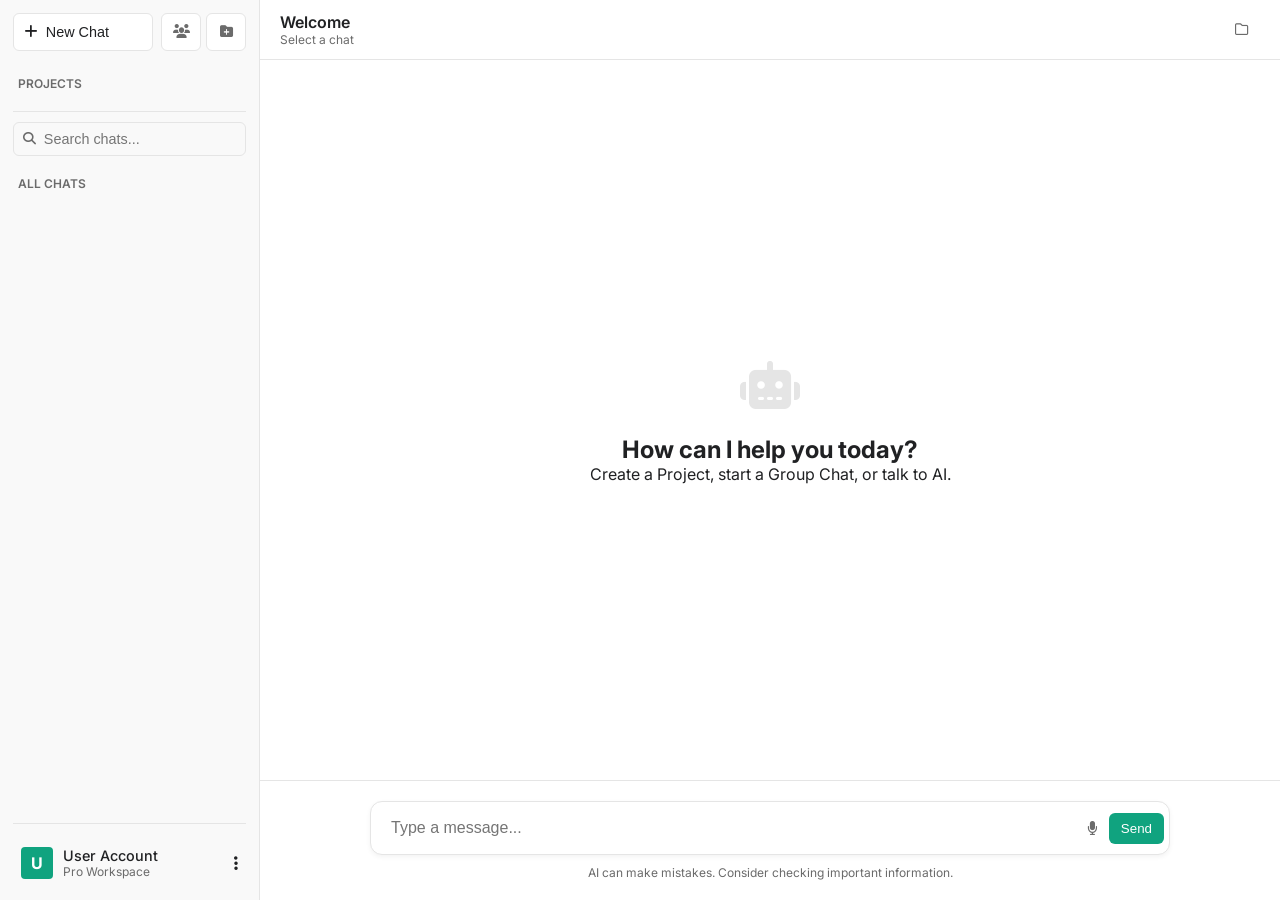
<file: frontend/chatting/chat.html>
<!DOCTYPE html>
<html lang="en">
<head>
    <meta charset="UTF-8">
    <meta name="viewport" content="width=device-width, initial-scale=1.0">
    <title>AI Workspace Pro</title>
    <link href="https://fonts.googleapis.com/css2?family=Inter:wght@300;400;500;600&display=swap" rel="stylesheet">
    <link rel="stylesheet" href="https://cdnjs.cloudflare.com/ajax/libs/font-awesome/6.4.0/css/all.min.css">
    <link rel="stylesheet" href="chat.css">
</head>
<body>

    <div class="app-container">
        <div class="sidebar-overlay" id="sidebarOverlay"></div>

        <aside class="sidebar" id="sidebar">
          <button id="closeSidebarBtn" class="mobile-close-btn hidden">
    <i class="fa-solid fa-xmark"></i>
</button>
            
            <div class="sidebar-action-grid">
                <button id="newChatBtn" class="action-btn-main" title="New AI Chat">
                    <i class="fa-solid fa-plus"></i> New Chat
                    
                </button>
                <div class="secondary-actions">
                    <button id="newGroupBtn" class="action-btn-icon" title="New Group">
                        <i class="fa-solid fa-users"></i>
                    </button>
                    <button id="newProjectBtn" class="action-btn-icon" title="New Project Folder">
                        <i class="fa-solid fa-folder-plus"></i>
                    </button>
                </div>
            </div>

            <div class="sidebar-section">
                <div class="section-label">Projects</div>
                <div id="projectsList" class="projects-list">
                    </div>
            </div>

            <div class="sidebar-divider"></div>

            <div class="search-container">
                <i class="fa-solid fa-search"></i>
                <input type="text" id="chatSearch" placeholder="Search chats...">
            </div>

            <div class="section-header-row">
                <div class="section-label" id="historyLabel">All Chats</div>
                <button class="icon-tiny hidden" id="backToAllChats" title="Back to All"><i class="fa-solid fa-arrow-left"></i></button>
            </div>
            
            <div class="chat-history-list" id="chatHistoryList"></div>

            <div class="sidebar-footer">
                <div class="user-profile" id="userProfileBtn">
                    <div class="avatar">U</div>
                    <div class="user-info">
                        <span class="name">User Account</span>
                        <span class="plan">Pro Workspace</span>
                    </div>
                    <i class="fa-solid fa-ellipsis-vertical menu-icon"></i>
                </div>

                <div class="user-menu hidden" id="userMenu">
                    <div class="menu-item" id="toggleThemeBtn">
                        <i class="fa-solid fa-moon"></i> Dark Mode
                    </div>
                    <div class="menu-item" id="clearAllBtn">
                        <i class="fa-solid fa-trash-can"></i> Clear All Data
                    </div>
                    <div class="menu-item" id="settingsBtn">
                        <i class="fa-solid fa-gear"></i> Settings
                    </div>
                </div>
            </div>
        </aside>

        <main class="main-content">
            <header class="chat-header">
                <div style="display:flex; align-items:center; gap:10px;">
                    <button class="mobile-menu-btn" id="mobileMenuBtn"><i class="fa-solid fa-bars"></i></button>
                    <div>
                        <span id="currentChatTitle" style="font-weight:600;">Welcome</span>
                        <div id="currentChatSubtitle" class="subtitle">Select a chat</div>
                    </div>
                </div>
                
                <div class="header-actions">
                    <button class="icon-btn" id="moveChatBtn" title="Move to Project"><i class="fa-regular fa-folder"></i></button>
                </div>
            </header>

            <div class="chat-container" id="chatContainer">
                <div id="welcomeScreen" class="welcome-screen">
                    <div class="logo-large"><i class="fa-solid fa-robot"></i></div>
                    <h2>How can I help you today?</h2>
                    <p>Create a Project, start a Group Chat, or talk to AI.</p>
                </div>

                <div id="messagesList" class="messages-list"></div>

                <div id="typingIndicator" class="message ai typing hidden">
                    <div class="avatar"><i class="fa-solid fa-robot"></i></div>
                    <div class="bubble">
                        <div class="typing-dot"></div><div class="typing-dot"></div><div class="typing-dot"></div>
                    </div>
                </div>
            </div>

            <div class="input-area">
                <div class="input-wrapper">
                    <input type="text" id="messageInput" placeholder="Type a message..." autocomplete="off">
                    
                    <button id="voiceBtn" class="icon-btn micro-btn" title="Voice Input">
                        <i class="fa-solid fa-microphone"></i>
                    </button>
                    
                   <button id="sendBtn" class="icon-btn send-btn">
    Send
</button>
                </div>
                <div class="disclaimer">AI can make mistakes. Consider checking important information.</div>
            </div>
        </main>
    </div>

    <div class="modal-overlay hidden" id="projectModal">
        <div class="modal">
            <h3>New Project</h3>
            <input type="text" id="projectNameInput" placeholder="Project Name" class="modal-input">
            <div class="modal-buttons">
                <button class="cancel-btn">Cancel</button>
                <button class="confirm-btn" id="confirmProjectBtn">Create</button>
            </div>
        </div>
    </div>

    <div class="modal-overlay hidden" id="groupModal">
        <div class="modal">
            <h3>New Group Chat</h3>
            <input type="text" id="groupNameInput" placeholder="Group Name" class="modal-input">
            <div class="modal-buttons">
                <button class="cancel-btn">Cancel</button>
                <button class="confirm-btn" id="confirmGroupBtn">Create</button>
            </div>
        </div>
    </div>

    <div class="modal-overlay hidden" id="moveModal">
        <div class="modal">
            <h3>Move to Project</h3>
            <div id="projectSelectContainer" class="selection-list"></div>
            <button class="cancel-btn" style="width:100%; margin-top:10px;">Close</button>
        </div>
    </div>

    <div class="modal-overlay hidden" id="settingsModal">
        <div class="modal">
            <div class="modal-header-row">
                <h3>Settings</h3>
                <button class="icon-tiny cancel-btn-icon"><i class="fa-solid fa-xmark"></i></button>
            </div>
            <div class="setting-row">
                <span>Theme Preference</span>
                <select id="themeSelect">
                    <option value="light">Light</option>
                    <option value="dark">Dark</option>
                </select>
            </div>
            <div class="setting-row">
                <span>Export Data</span>
                <button class="secondary-btn" onclick="alert('Data exported!')">Download JSON</button>
            </div>
        </div>
    </div>

    <script src="chat.js"></script>
</body>
</html>
</file>
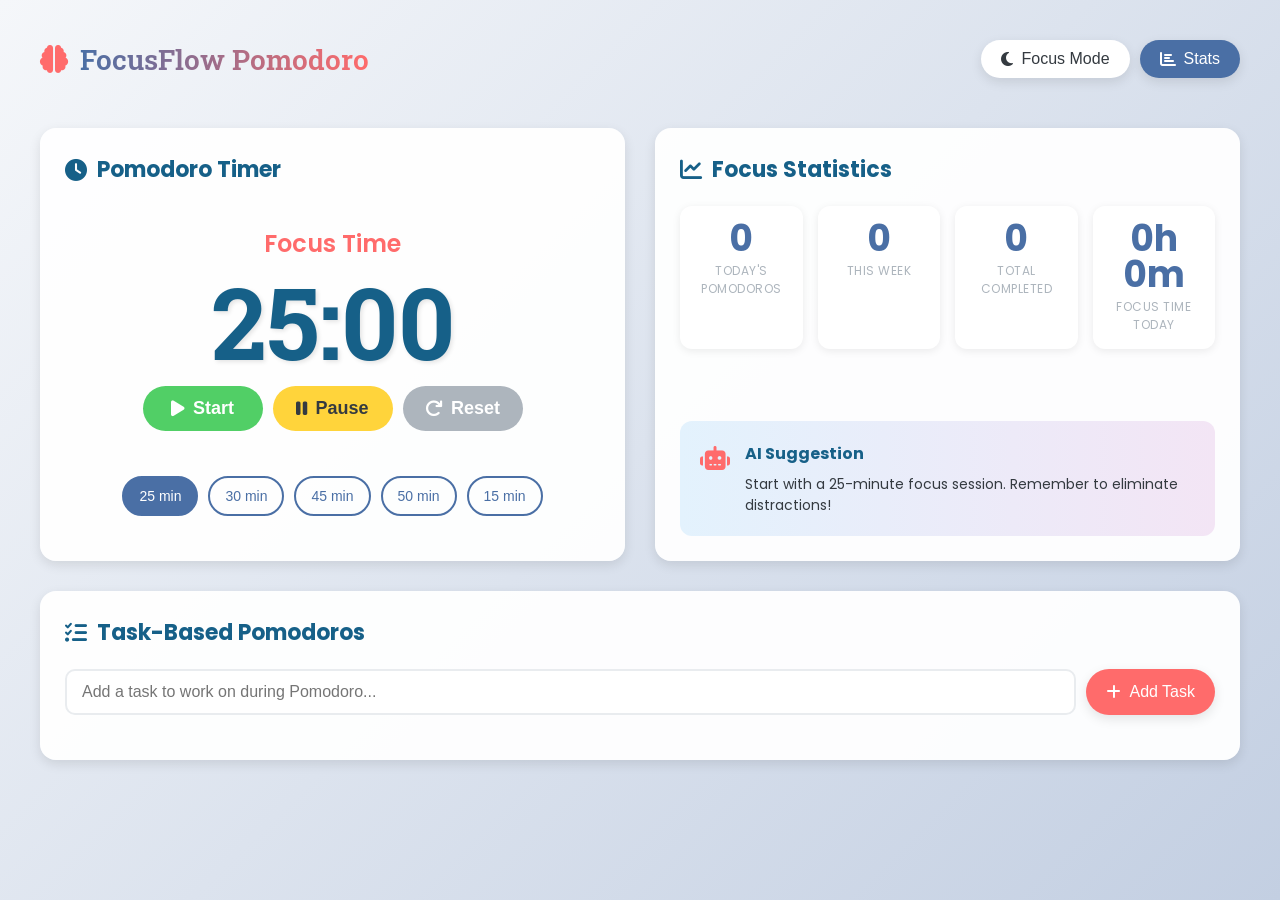
<file: frontend/pomodo/p.html>
<!DOCTYPE html>
<html lang="en">
<head>
    <meta charset="UTF-8">
    <meta name="viewport" content="width=device-width, initial-scale=1.0">
    <title>Pomodoro Focus Timer</title>
    <link rel="stylesheet" href="https://cdnjs.cloudflare.com/ajax/libs/font-awesome/6.4.0/css/all.min.css">
    <link href="https://fonts.googleapis.com/css2?family=Poppins:wght@300;400;500;600;700&family=Roboto+Slab:wght@400;600&display=swap" rel="stylesheet">
    <style>
        * {
            margin: 0;
            padding: 0;
            box-sizing: border-box;
        }

        :root {
            --primary: #4a6fa5;
            --secondary: #166088;
            --accent: #ff6b6b;
            --accent-light: #ff9e7d;
            --light: #f8f9fa;
            --dark: #343a40;
            --success: #51cf66;
            --gray: #adb5bd;
            --shadow: 0 4px 12px rgba(0, 0, 0, 0.1);
            --radius: 16px;
            --transition: all 0.3s ease;
        }

        body {
            font-family: 'Poppins', sans-serif;
            background: linear-gradient(135deg, #f5f7fa 0%, #c3cfe2 100%);
            color: var(--dark);
            min-height: 100vh;
            padding: 20px;
            transition: var(--transition);
        }

        body.focus-mode {
            background: #1a1a2e;
            color: #f1f1f1;
        }

        .container {
            max-width: 1200px;
            margin: 0 auto;
            position: relative;
        }

        header {
            display: flex;
            flex-wrap: wrap;
            justify-content: space-between;
            align-items: center;
            margin-bottom: 30px;
            padding: 20px 0;
            gap: 20px;
        }

        .logo {
            display: flex;
            align-items: center;
            gap: 12px;
            flex-shrink: 0;
        }

        .logo i {
            font-size: 28px;
            color: var(--accent);
        }

        .logo h1 {
            font-family: 'Roboto Slab', serif;
            font-size: clamp(20px, 4vw, 28px);
            font-weight: 600;
            background: linear-gradient(to right, var(--primary), var(--accent));
            -webkit-background-clip: text;
            background-clip: text;
            color: transparent;
        }

        body.focus-mode .logo h1 {
            background: linear-gradient(to right, #ff9e7d, #ff6b6b);
            -webkit-background-clip: text;
            background-clip: text;
            color: transparent;
        }

        .controls {
            display: flex;
            gap: 10px;
            flex-wrap: wrap;
        }

        .btn {
            padding: 10px 20px;
            border-radius: 50px;
            border: none;
            background: white;
            color: var(--dark);
            font-weight: 500;
            cursor: pointer;
            display: flex;
            align-items: center;
            gap: 8px;
            box-shadow: var(--shadow);
            transition: var(--transition);
            font-size: clamp(14px, 2vw, 16px);
            white-space: nowrap;
        }

        .btn:hover {
            transform: translateY(-2px);
            box-shadow: 0 6px 16px rgba(0, 0, 0, 0.15);
        }

        .btn-primary {
            background: var(--primary);
            color: white;
        }

        .btn-accent {
            background: var(--accent);
            color: white;
        }

        .btn i {
            font-size: 16px;
        }

        .content {
            display: grid;
            grid-template-columns: repeat(auto-fit, minmax(300px, 1fr));
            gap: 30px;
            margin-bottom: 30px;
        }

        .timer-section, .stats-section {
            background: rgba(255, 255, 255, 0.95);
            border-radius: var(--radius);
            padding: 25px;
            box-shadow: var(--shadow);
            transition: var(--transition);
            min-height: 400px;
            display: flex;
            flex-direction: column;
        }

        body.focus-mode .timer-section,
        body.focus-mode .stats-section {
            background: rgba(30, 30, 46, 0.95);
            color: #f1f1f1;
        }

        .section-title {
            font-size: clamp(18px, 3vw, 22px);
            margin-bottom: 20px;
            color: var(--secondary);
            display: flex;
            align-items: center;
            gap: 10px;
        }

        body.focus-mode .section-title {
            color: var(--accent-light);
        }

        .timer-container {
            text-align: center;
            margin: 20px 0;
            flex-grow: 1;
            display: flex;
            flex-direction: column;
            justify-content: center;
        }

        .timer-display {
            font-size: clamp(60px, 12vw, 100px);
            font-weight: 700;
            color: var(--secondary);
            text-shadow: 2px 2px 4px rgba(0, 0, 0, 0.1);
            margin-bottom: 15px;
            font-family: 'Roboto Slab', serif;
            line-height: 1;
        }

        body.focus-mode .timer-display {
            color: var(--accent-light);
        }

        .timer-phase {
            font-size: clamp(18px, 3vw, 24px);
            color: var(--accent);
            margin-bottom: 10px;
            font-weight: 600;
        }

        .timer-controls {
            display: flex;
            justify-content: center;
            gap: 10px;
            margin-bottom: 25px;
            flex-wrap: wrap;
        }

        .timer-btn {
            padding: 12px 20px;
            font-size: clamp(16px, 2vw, 18px);
            border-radius: 50px;
            border: none;
            cursor: pointer;
            display: flex;
            align-items: center;
            gap: 8px;
            font-weight: 600;
            transition: var(--transition);
            min-width: 120px;
            justify-content: center;
        }

        .timer-btn-start {
            background: var(--success);
            color: white;
        }

        .timer-btn-pause {
            background: #ffd43b;
            color: var(--dark);
        }

        .timer-btn-reset {
            background: var(--gray);
            color: white;
        }

        .timer-presets {
            display: flex;
            justify-content: center;
            gap: 10px;
            margin-top: 20px;
            flex-wrap: wrap;
        }

        .preset-btn {
            padding: 10px 15px;
            border-radius: 50px;
            border: 2px solid var(--primary);
            background: transparent;
            color: var(--primary);
            cursor: pointer;
            font-weight: 500;
            transition: var(--transition);
            font-size: 14px;
            min-width: 70px;
        }

        .preset-btn:hover, .preset-btn.active {
            background: var(--primary);
            color: white;
        }

        body.focus-mode .preset-btn {
            border-color: var(--accent-light);
            color: var(--accent-light);
        }

        body.focus-mode .preset-btn:hover,
        body.focus-mode .preset-btn.active {
            background: var(--accent-light);
            color: #1a1a2e;
        }

        .stats-grid {
            display: grid;
            grid-template-columns: repeat(auto-fit, minmax(120px, 1fr));
            gap: 15px;
            margin-bottom: 25px;
        }

        .stat-card {
            background: white;
            border-radius: 12px;
            padding: 15px;
            text-align: center;
            box-shadow: 0 2px 8px rgba(0, 0, 0, 0.08);
            transition: var(--transition);
        }

        body.focus-mode .stat-card {
            background: rgba(40, 40, 60, 0.9);
        }

        .stat-value {
            font-size: clamp(24px, 5vw, 36px);
            font-weight: 700;
            color: var(--primary);
            margin-bottom: 5px;
            line-height: 1;
        }

        body.focus-mode .stat-value {
            color: var(--accent-light);
        }

        .stat-label {
            font-size: 12px;
            color: var(--gray);
            text-transform: uppercase;
            letter-spacing: 0.5px;
        }

        .ai-suggestion {
            background: linear-gradient(to right, #e3f2fd, #f3e5f5);
            border-radius: 12px;
            padding: 20px;
            margin-top: auto;
            display: flex;
            align-items: flex-start;
            gap: 15px;
            transition: var(--transition);
        }

        body.focus-mode .ai-suggestion {
            background: linear-gradient(to right, #2d2d44, #3d2d44);
        }

        .ai-icon {
            font-size: 24px;
            color: var(--accent);
            flex-shrink: 0;
        }

        .ai-text h4 {
            margin-bottom: 8px;
            color: var(--secondary);
            font-size: 16px;
        }

        body.focus-mode .ai-text h4 {
            color: var(--accent-light);
        }

        .ai-text p {
            font-size: 14px;
            line-height: 1.5;
        }

        .task-section {
            background: rgba(255, 255, 255, 0.95);
            border-radius: var(--radius);
            padding: 25px;
            box-shadow: var(--shadow);
            transition: var(--transition);
        }

        body.focus-mode .task-section {
            background: rgba(30, 30, 46, 0.95);
        }

        .task-input {
            display: flex;
            gap: 10px;
            margin-bottom: 20px;
            flex-wrap: wrap;
        }

        .task-input input {
            flex: 1;
            padding: 12px 15px;
            border-radius: 10px;
            border: 2px solid #e9ecef;
            font-size: 16px;
            transition: var(--transition);
            min-width: 200px;
        }

        body.focus-mode .task-input input {
            background: #2d2d44;
            border-color: #4a4a6e;
            color: #f1f1f1;
        }

        .task-list {
            list-style: none;
            max-height: 300px;
            overflow-y: auto;
            padding-right: 10px;
        }

        .task-list::-webkit-scrollbar {
            width: 6px;
        }

        .task-list::-webkit-scrollbar-track {
            background: #f1f1f1;
            border-radius: 10px;
        }

        .task-list::-webkit-scrollbar-thumb {
            background: var(--primary);
            border-radius: 10px;
        }

        .task-item {
            display: flex;
            justify-content: space-between;
            align-items: center;
            padding: 15px;
            border-bottom: 1px solid #e9ecef;
            transition: var(--transition);
            gap: 10px;
        }

        body.focus-mode .task-item {
            border-color: #4a4a6e;
        }

        .task-item:last-child {
            border-bottom: none;
        }

        .task-info {
            display: flex;
            align-items: center;
            gap: 15px;
            flex: 1;
            min-width: 0;
        }

        .task-checkbox {
            width: 20px;
            height: 20px;
            cursor: pointer;
            flex-shrink: 0;
        }

        .task-name {
            font-size: 16px;
            word-break: break-word;
        }

        .task-name.completed {
            text-decoration: line-through;
            color: var(--gray);
        }

        .task-pomodoros {
            background: var(--primary);
            color: white;
            padding: 5px 10px;
            border-radius: 20px;
            font-size: 14px;
            white-space: nowrap;
        }

        .delete-task {
            background: transparent;
            border: none;
            color: var(--accent);
            cursor: pointer;
            font-size: 16px;
            padding: 5px;
            margin-left: 10px;
        }

        /* Floating Timer - ALWAYS VISIBLE */
        .floating-timer {
            position: fixed;
            bottom: 30px;
            right: 30px;
            background: var(--primary);
            color: white;
            padding: 15px 25px;
            border-radius: 50px;
            box-shadow: 0 6px 25px rgba(0, 0, 0, 0.4);
            display: flex;
            align-items: center;
            gap: 20px;
            z-index: 9999;
            cursor: move;
            transition: var(--transition);
            max-width: 350px;
            backdrop-filter: blur(10px);
            border: 2px solid rgba(255, 255, 255, 0.3);
            user-select: none;
            /* Make it always on top of everything */
        }

        .floating-timer.minimized {
            padding: 10px 20px;
            max-width: 200px;
        }

        .floating-timer.hidden {
            display: none;
        }

        .floating-timer-content {
            display: flex;
            flex-direction: column;
            gap: 5px;
            min-width: 120px;
        }

        .floating-timer-label {
            font-size: 12px;
            opacity: 0.9;
            font-weight: 500;
        }

        .floating-timer-display {
            font-size: 28px;
            font-weight: 700;
            font-family: 'Roboto Slab', serif;
            letter-spacing: 1px;
        }

        .floating-timer-phase {
            font-size: 13px;
            opacity: 0.9;
            font-weight: 500;
        }

        .floating-timer-controls {
            display: flex;
            gap: 10px;
            align-items: center;
        }

        .floating-timer-btn {
            background: rgba(255, 255, 255, 0.2);
            border: none;
            color: white;
            width: 36px;
            height: 36px;
            border-radius: 50%;
            cursor: pointer;
            display: flex;
            align-items: center;
            justify-content: center;
            transition: var(--transition);
        }

        .floating-timer-btn:hover {
            background: rgba(255, 255, 255, 0.3);
            transform: scale(1.1);
        }

        .floating-timer.dragging {
            opacity: 0.8;
            cursor: grabbing;
        }

        /* Alert Message */
        .alert-message {
            position: fixed;
            top: 30px;
            right: 30px;
            background: var(--accent);
            color: white;
            padding: 20px 25px;
            border-radius: 12px;
            box-shadow: 0 6px 20px rgba(0, 0, 0, 0.2);
            display: flex;
            align-items: center;
            gap: 15px;
            z-index: 10000;
            transform: translateX(150%);
            transition: transform 0.5s ease;
            max-width: 350px;
        }

        .alert-message.show {
            transform: translateX(0);
        }

        .alert-icon {
            font-size: 24px;
            flex-shrink: 0;
        }

        .alert-text {
            flex: 1;
        }

        .alert-text strong {
            display: block;
            margin-bottom: 5px;
            font-size: 16px;
        }

        .alert-text p {
            font-size: 14px;
            opacity: 0.9;
        }

        /* Browser notification style */
        .browser-notification {
            position: fixed;
            top: 80px;
            right: 30px;
            background: white;
            color: var(--dark);
            padding: 15px 20px;
            border-radius: 10px;
            box-shadow: 0 4px 15px rgba(0, 0, 0, 0.2);
            display: flex;
            align-items: center;
            gap: 15px;
            z-index: 10000;
            transform: translateX(150%);
            transition: transform 0.5s ease;
            border-left: 5px solid var(--accent);
            max-width: 300px;
        }

        .browser-notification.show {
            transform: translateX(0);
        }

        .browser-notification i {
            color: var(--accent);
            font-size: 20px;
        }

        /* Responsive adjustments */
        @media (max-width: 768px) {
            header {
                flex-direction: column;
                align-items: stretch;
            }
            
            .controls {
                justify-content: center;
            }
            
            .content {
                gap: 20px;
            }
            
            .timer-section, .stats-section, .task-section {
                padding: 20px;
            }
            
            .timer-controls {
                flex-direction: column;
                align-items: center;
            }
            
            .timer-btn {
                width: 100%;
                max-width: 250px;
            }
            
            .task-input {
                flex-direction: column;
            }
            
            .task-input input {
                min-width: 100%;
            }
            
            .floating-timer {
                bottom: 20px;
                right: 20px;
                left: 20px;
                max-width: none;
                justify-content: space-between;
            }
            
            .alert-message, .browser-notification {
                top: 20px;
                right: 20px;
                left: 20px;
                max-width: none;
            }
        }

        @media (max-width: 480px) {
            .stats-grid {
                grid-template-columns: 1fr 1fr;
            }
            
            .timer-presets {
                gap: 5px;
            }
            
            .preset-btn {
                min-width: 60px;
                padding: 8px 12px;
                font-size: 13px;
            }
            
            .floating-timer {
                padding: 12px 20px;
                gap: 15px;
            }
            
            .floating-timer.minimized {
                max-width: 150px;
                padding: 8px 15px;
            }
            
            .floating-timer-display {
                font-size: 22px;
            }
        }

        .completed-animation {
            animation: pulse 1.5s infinite;
        }

        @keyframes pulse {
            0% { transform: scale(1); }
            50% { transform: scale(1.05); }
            100% { transform: scale(1); }
        }

        .empty-tasks {
            text-align: center;
            padding: 30px 20px;
            color: var(--gray);
            font-style: italic;
        }
        
        /* Notification permission button */
        .notification-permission {
            position: fixed;
            bottom: 100px;
            right: 30px;
            background: var(--success);
            color: white;
            padding: 15px 20px;
            border-radius: 50px;
            box-shadow: 0 4px 15px rgba(0, 0, 0, 0.2);
            display: flex;
            align-items: center;
            gap: 10px;
            z-index: 10000;
            cursor: pointer;
            transition: var(--transition);
        }
        
        .notification-permission:hover {
            transform: translateY(-3px);
            box-shadow: 0 6px 20px rgba(0, 0, 0, 0.3);
        }
        
        .notification-permission.hidden {
            display: none;
        }
    </style>
</head>
<body>
    <div class="container">
        <header>
            <div class="logo">
                <i class="fas fa-brain"></i>
                <h1>FocusFlow Pomodoro</h1>
            </div>
            <div class="controls">
                <button class="btn" id="focusModeBtn">
                    <i class="fas fa-moon"></i> Focus Mode
                </button>
                <button class="btn btn-primary" id="statsBtn">
                    <i class="fas fa-chart-bar"></i> Stats
                </button>
            </div>
        </header>

        <div class="content">
            <div class="timer-section">
                <h2 class="section-title"><i class="fas fa-clock"></i> Pomodoro Timer</h2>
                <div class="timer-container">
                    <div class="timer-phase" id="phaseText">Focus Time</div>
                    <div class="timer-display" id="timerDisplay">25:00</div>
                    
                    <div class="timer-controls">
                        <button class="timer-btn timer-btn-start" id="startBtn">
                            <i class="fas fa-play"></i> Start
                        </button>
                        <button class="timer-btn timer-btn-pause" id="pauseBtn" disabled>
                            <i class="fas fa-pause"></i> Pause
                        </button>
                        <button class="timer-btn timer-btn-reset" id="resetBtn" disabled>
                            <i class="fas fa-redo"></i> Reset
                        </button>
                    </div>
                    
                    <div class="timer-presets">
                        <button class="preset-btn active" data-time="25">25 min</button>
                        <button class="preset-btn" data-time="30">30 min</button>
                        <button class="preset-btn" data-time="45">45 min</button>
                        <button class="preset-btn" data-time="50">50 min</button>
                        <button class="preset-btn" data-time="15">15 min</button>
                    </div>
                </div>
            </div>
            
            <div class="stats-section">
                <h2 class="section-title"><i class="fas fa-chart-line"></i> Focus Statistics</h2>
                <div class="stats-grid">
                    <div class="stat-card">
                        <div class="stat-value" id="todayCount">0</div>
                        <div class="stat-label">Today's Pomodoros</div>
                    </div>
                    <div class="stat-card">
                        <div class="stat-value" id="weekCount">0</div>
                        <div class="stat-label">This Week</div>
                    </div>
                    <div class="stat-card">
                        <div class="stat-value" id="totalCount">0</div>
                        <div class="stat-label">Total Completed</div>
                    </div>
                    <div class="stat-card">
                        <div class="stat-value" id="focusTime">0h 0m</div>
                        <div class="stat-label">Focus Time Today</div>
                    </div>
                </div>
                
                <div class="ai-suggestion">
                    <div class="ai-icon">
                        <i class="fas fa-robot"></i>
                    </div>
                    <div class="ai-text">
                        <h4>AI Suggestion</h4>
                        <p id="suggestionText">Start with a 25-minute focus session. Remember to eliminate distractions!</p>
                    </div>
                </div>
            </div>
        </div>
        
        <div class="task-section">
            <h2 class="section-title"><i class="fas fa-tasks"></i> Task-Based Pomodoros</h2>
            <div class="task-input">
                <input type="text" id="taskInput" placeholder="Add a task to work on during Pomodoro...">
                <button class="btn btn-accent" id="addTaskBtn">
                    <i class="fas fa-plus"></i> Add Task
                </button>
            </div>
            <ul class="task-list" id="taskList">
                <!-- Tasks will be added here dynamically -->
            </ul>
        </div>
    </div>
    
    <!-- Floating Timer (ALWAYS VISIBLE) -->
    <div class="floating-timer hidden" id="floatingTimer">
        <div class="floating-timer-content">
            <div class="floating-timer-label" id="floatingTimerLabel">Pomodoro Timer</div>
            <div class="floating-timer-display" id="floatingTimerDisplay">25:00</div>
            <div class="floating-timer-phase" id="floatingTimerPhase">Focus Time</div>
        </div>
        <div class="floating-timer-controls">
            <button class="floating-timer-btn" id="floatingTimerMinimize" title="Minimize">
                <i class="fas fa-window-minimize"></i>
            </button>
            <button class="floating-timer-btn" id="floatingTimerClose" title="Close">
                <i class="fas fa-times"></i>
            </button>
        </div>
    </div>
    
    <!-- Alert Notification -->
    <div class="alert-message" id="alertMessage">
        <div class="alert-icon">
            <i class="fas fa-bell"></i>
        </div>
        <div class="alert-text">
            <strong id="alertTitle">Break Time!</strong>
            <p id="alertText">Time to take a short break. Stand up and stretch!</p>
        </div>
    </div>
    
    <!-- Browser Tab Notification -->
    <div class="browser-notification" id="browserNotification">
        <i class="fas fa-clock"></i>
        <div class="browser-notification-text">
            <strong id="browserNotificationTitle">Pomodoro Timer</strong>
            <p id="browserNotificationText">Timer is running in the background</p>
        </div>
    </div>
    
    <!-- Notification Permission Button -->
    <div class="notification-permission hidden" id="notificationPermission">
        <i class="fas fa-bell"></i>
        <span>Enable notifications for timer alerts</span>
    </div>
    
    <!-- Audio for alerts -->
    <audio id="alertSound" preload="auto">
        <source src="https://assets.mixkit.co/sfx/preview/mixkit-alarm-digital-clock-beep-989.mp3" type="audio/mpeg">
    </audio>
    
    <script>
        // DOM Elements
        const timerDisplay = document.getElementById('timerDisplay');
        const phaseText = document.getElementById('phaseText');
        const startBtn = document.getElementById('startBtn');
        const pauseBtn = document.getElementById('pauseBtn');
        const resetBtn = document.getElementById('resetBtn');
        const presetBtns = document.querySelectorAll('.preset-btn');
        const focusModeBtn = document.getElementById('focusModeBtn');
        const statsBtn = document.getElementById('statsBtn');
        const todayCountEl = document.getElementById('todayCount');
        const weekCountEl = document.getElementById('weekCount');
        const totalCountEl = document.getElementById('totalCount');
        const focusTimeEl = document.getElementById('focusTime');
        const suggestionText = document.getElementById('suggestionText');
        const taskInput = document.getElementById('taskInput');
        const addTaskBtn = document.getElementById('addTaskBtn');
        const taskList = document.getElementById('taskList');
        const alertMessage = document.getElementById('alertMessage');
        const alertTitle = document.getElementById('alertTitle');
        const alertText = document.getElementById('alertText');
        const alertSound = document.getElementById('alertSound');
        const floatingTimer = document.getElementById('floatingTimer');
        const floatingTimerDisplay = document.getElementById('floatingTimerDisplay');
        const floatingTimerPhase = document.getElementById('floatingTimerPhase');
        const floatingTimerLabel = document.getElementById('floatingTimerLabel');
        const floatingTimerMinimize = document.getElementById('floatingTimerMinimize');
        const floatingTimerClose = document.getElementById('floatingTimerClose');
        const browserNotification = document.getElementById('browserNotification');
        const browserNotificationTitle = document.getElementById('browserNotificationTitle');
        const browserNotificationText = document.getElementById('browserNotificationText');
        const notificationPermission = document.getElementById('notificationPermission');
        
        // Timer Variables
        let timer;
        let timeLeft = 25 * 60; // 25 minutes in seconds
        let isRunning = false;
        let isFocusPhase = true;
        let pomodoroCount = 0;
        let totalFocusTime = 0; // in seconds
        let selectedTime = 25;
        
        // For tracking time when tab is not active
        let timerStartTime = 0;
        let elapsedTimeWhenHidden = 0;
        let tabHiddenTime = 0;
        
        // Stats tracking
        let stats = {
            today: 0,
            week: 0,
            total: 0,
            focusTimeToday: 0
        };
        
        // Tasks array
        let tasks = [];
        
        // Initialize the app
        function init() {
            loadStats();
            loadTasks();
            updateStatsDisplay();
            updateTimerDisplay();
            generateAISuggestion();
            setupFloatingTimerDrag();
            
            // Check for notification permission
            checkNotificationPermission();
            
            // Set up event listeners
            startBtn.addEventListener('click', startTimer);
            pauseBtn.addEventListener('click', pauseTimer);
            resetBtn.addEventListener('click', resetTimer);
            focusModeBtn.addEventListener('click', toggleFocusMode);
            statsBtn.addEventListener('click', showStats);
            addTaskBtn.addEventListener('click', addTask);
            taskInput.addEventListener('keypress', (e) => {
                if (e.key === 'Enter') addTask();
            });
            
            // Floating timer controls
            floatingTimerMinimize.addEventListener('click', minimizeFloatingTimer);
            floatingTimerClose.addEventListener('click', closeFloatingTimer);
            notificationPermission.addEventListener('click', requestNotificationPermission);
            
            // Preset time buttons
            presetBtns.forEach(btn => {
                btn.addEventListener('click', () => {
                    presetBtns.forEach(b => b.classList.remove('active'));
                    btn.classList.add('active');
                    selectedTime = parseInt(btn.dataset.time);
                    resetTimer();
                });
            });
            
            // Check if it's a new day for stats reset
            checkNewDay();
            
            // Set up visibility change listener
            document.addEventListener('visibilitychange', handleVisibilityChange);
            
            // Initialize service worker for background sync (if supported)
            setupBackgroundSync();
            
            // Load any saved timer state
            loadTimerState();
        }
        
        // Timer functions with background tab support
        function startTimer() {
            if (isRunning) return;
            
            isRunning = true;
            timerStartTime = Date.now();
            elapsedTimeWhenHidden = 0;
            
            startBtn.disabled = true;
            pauseBtn.disabled = false;
            resetBtn.disabled = false;
            
            startBtn.innerHTML = '<i class="fas fa-play"></i> Running';
            startBtn.classList.add('completed-animation');
            
            // Show floating timer
            showFloatingTimer();
            
            // Save timer state
            saveTimerState();
            
            // Update immediately
            updateTimerDisplay();
            updateFloatingTimer();
            
            // Start the timer
            timer = setInterval(() => {
                timeLeft--;
                updateTimerDisplay();
                updateFloatingTimer();
                
                // Track focus time during focus phase
                if (isFocusPhase) {
                    totalFocusTime++;
                    stats.focusTimeToday++;
                    updateFocusTimeDisplay();
                }
                
                if (timeLeft <= 0) {
                    completePhase();
                }
                
                // Save timer state every 10 seconds
                if (timeLeft % 10 === 0) {
                    saveTimerState();
                }
            }, 1000);
        }
        
        function pauseTimer() {
            clearInterval(timer);
            isRunning = false;
            startBtn.disabled = false;
            pauseBtn.disabled = true;
            startBtn.innerHTML = '<i class="fas fa-play"></i> Resume';
            startBtn.classList.remove('completed-animation');
            
            // Update floating timer
            updateFloatingTimer();
            
            // Save timer state
            saveTimerState();
        }
        
        function resetTimer() {
            clearInterval(timer);
            isRunning = false;
            timeLeft = selectedTime * 60;
            isFocusPhase = true;
            phaseText.textContent = 'Focus Time';
            startBtn.disabled = false;
            pauseBtn.disabled = true;
            resetBtn.disabled = true;
            startBtn.innerHTML = '<i class="fas fa-play"></i> Start';
            startBtn.classList.remove('completed-animation');
            
            // Reset timer tracking
            timerStartTime = 0;
            elapsedTimeWhenHidden = 0;
            
            updateTimerDisplay();
            updateFloatingTimer();
            
            // Hide floating timer when resetting
            if (!isRunning) {
                hideFloatingTimer();
            }
            
            // Clear saved timer state
            clearTimerState();
        }
        
        function updateTimerDisplay() {
            const minutes = Math.floor(timeLeft / 60);
            const seconds = timeLeft % 60;
            timerDisplay.textContent = `${minutes.toString().padStart(2, '0')}:${seconds.toString().padStart(2, '0')}`;
        }
        
        function completePhase() {
            clearInterval(timer);
            isRunning = false;
            
            if (isFocusPhase) {
                // Focus phase completed
                pomodoroCount++;
                stats.today++;
                stats.week++;
                stats.total++;
                
                updateStatsDisplay();
                saveStats();
                
                // Show alerts
                showAlert('Break Time!', 'Great job! Take a short break to recharge.', 'success');
                showBrowserNotification('Pomodoro Complete!', 'Time for a break. Click to return.');
                
                // Send browser notification if permitted
                sendBrowserNotification('Pomodoro Complete!', 'Time for a break.');
                
                // Switch to break phase (short break 5 min, long break 15 min after 4 pomodoros)
                isFocusPhase = false;
                const isLongBreak = pomodoroCount % 4 === 0;
                phaseText.textContent = isLongBreak ? 'Long Break' : 'Short Break';
                timeLeft = isLongBreak ? 15 * 60 : 5 * 60;
                
                // Play alert sound
                playAlertSound();
                
                // Update AI suggestion for break
                generateAISuggestion();
            } else {
                // Break phase completed
                showAlert('Focus Time!', 'Break is over. Ready for another Pomodoro session?', 'info');
                showBrowserNotification('Break Time Over!', 'Ready for another focus session?');
                
                // Send browser notification if permitted
                sendBrowserNotification('Break Time Over!', 'Ready for another focus session?');
                
                // Switch back to focus phase
                isFocusPhase = true;
                phaseText.textContent = 'Focus Time';
                timeLeft = selectedTime * 60;
                
                // Play alert sound
                playAlertSound();
                
                // Update AI suggestion for next focus session
                generateAISuggestion();
            }
            
            updateTimerDisplay();
            updateFloatingTimer();
            startBtn.disabled = false;
            pauseBtn.disabled = true;
            startBtn.innerHTML = '<i class="fas fa-play"></i> Start';
            startBtn.classList.remove('completed-animation');
            
            // Clear saved timer state
            clearTimerState();
            
            // Auto-start next pomodoro after break
            if (!isFocusPhase) {
                setTimeout(() => {
                    if (confirm('Break time is over! Start next Pomodoro session?')) {
                        startTimer();
                    }
                }, 1000);
            }
        }
        
        // Handle tab visibility changes
        function handleVisibilityChange() {
            if (document.hidden) {
                // Tab is now hidden
                tabHiddenTime = Date.now();
                
                if (isRunning) {
                    // Save the current elapsed time
                    elapsedTimeWhenHidden = Date.now() - timerStartTime;
                    
                    // Show browser notification that timer is running in background
                    showBrowserNotification('Timer Running', 'Pomodoro timer is active in background');
                }
            } else {
                // Tab is now visible
                if (isRunning && tabHiddenTime > 0) {
                    // Calculate how much time passed while tab was hidden
                    const timeHidden = Date.now() - tabHiddenTime;
                    
                    // Adjust the timer based on actual elapsed time
                    const totalElapsed = elapsedTimeWhenHidden + timeHidden;
                    const secondsElapsed = Math.floor(totalElapsed / 1000);
                    
                    // Update timeLeft based on actual elapsed seconds
                    timeLeft = Math.max(0, (selectedTime * 60) - secondsElapsed);
                    
                    // If timer should have completed while hidden
                    if (timeLeft <= 0) {
                        completePhase();
                    } else {
                        // Restart timer with corrected time
                        clearInterval(timer);
                        timerStartTime = Date.now() - totalElapsed;
                        
                        timer = setInterval(() => {
                            timeLeft--;
                            updateTimerDisplay();
                            updateFloatingTimer();
                            
                            if (isFocusPhase) {
                                totalFocusTime++;
                                stats.focusTimeToday++;
                                updateFocusTimeDisplay();
                            }
                            
                            if (timeLeft <= 0) {
                                completePhase();
                            }
                        }, 1000);
                    }
                    
                    // Update displays
                    updateTimerDisplay();
                    updateFloatingTimer();
                }
                
                // Hide browser notification when tab becomes visible
                hideBrowserNotification();
            }
        }
        
        // Floating Timer Functions
        function showFloatingTimer() {
            floatingTimer.classList.remove('hidden');
            floatingTimer.classList.remove('minimized');
            
            // Save floating timer state
            localStorage.setItem('floatingTimerVisible', 'true');
        }
        
        function hideFloatingTimer() {
            floatingTimer.classList.add('hidden');
            localStorage.setItem('floatingTimerVisible', 'false');
        }
        
        function minimizeFloatingTimer() {
            floatingTimer.classList.toggle('minimized');
        }
        
        function closeFloatingTimer() {
            hideFloatingTimer();
        }
        
        function updateFloatingTimer() {
            if (!isRunning && floatingTimer.classList.contains('hidden')) {
                return;
            }
            
            // Update floating timer display
            const minutes = Math.floor(timeLeft / 60);
            const seconds = timeLeft % 60;
            floatingTimerDisplay.textContent = `${minutes.toString().padStart(2, '0')}:${seconds.toString().padStart(2, '0')}`;
            
            // Update phase
            floatingTimerPhase.textContent = isFocusPhase ? 'Focus Time' : (pomodoroCount % 4 === 0 ? 'Long Break' : 'Short Break');
            floatingTimerLabel.textContent = isRunning ? 'Pomodoro Active' : 'Pomodoro Timer';
            
            // Change color based on phase
            if (isFocusPhase) {
                floatingTimer.style.background = 'var(--primary)';
            } else {
                floatingTimer.style.background = 'var(--accent)';
            }
            
            // Make sure it's visible if timer is running
            if (isRunning && floatingTimer.classList.contains('hidden')) {
                showFloatingTimer();
            }
        }
        
        // Make floating timer draggable
        function setupFloatingTimerDrag() {
            const timer = floatingTimer;
            let isDragging = false;
            let offsetX, offsetY;
            
            timer.addEventListener('mousedown', startDrag);
            timer.addEventListener('touchstart', startDrag);
            
            function startDrag(e) {
                isDragging = true;
                timer.classList.add('dragging');
                
                const rect = timer.getBoundingClientRect();
                
                if (e.type === 'mousedown') {
                    offsetX = e.clientX - rect.left;
                    offsetY = e.clientY - rect.top;
                    document.addEventListener('mousemove', onDrag);
                    document.addEventListener('mouseup', stopDrag);
                } else {
                    const touch = e.touches[0];
                    offsetX = touch.clientX - rect.left;
                    offsetY = touch.clientY - rect.top;
                    document.addEventListener('touchmove', onDrag);
                    document.addEventListener('touchend', stopDrag);
                }
                
                e.preventDefault();
            }
            
            function onDrag(e) {
                if (!isDragging) return;
                
                let clientX, clientY;
                
                if (e.type === 'mousemove') {
                    clientX = e.clientX;
                    clientY = e.clientY;
                } else {
                    clientX = e.touches[0].clientX;
                    clientY = e.touches[0].clientY;
                }
                
                // Calculate new position
                const x = clientX - offsetX;
                const y = clientY - offsetY;
                
                // Keep within viewport bounds
                const maxX = window.innerWidth - timer.offsetWidth;
                const maxY = window.innerHeight - timer.offsetHeight;
                
                timer.style.left = Math.max(0, Math.min(x, maxX)) + 'px';
                timer.style.right = 'auto';
                timer.style.top = Math.max(0, Math.min(y, maxY)) + 'px';
                timer.style.bottom = 'auto';
                
                // Save position
                localStorage.setItem('floatingTimerPos', JSON.stringify({
                    x: timer.style.left,
                    y: timer.style.top
                }));
            }
            
            function stopDrag() {
                isDragging = false;
                timer.classList.remove('dragging');
                
                document.removeEventListener('mousemove', onDrag);
                document.removeEventListener('mouseup', stopDrag);
                document.removeEventListener('touchmove', onDrag);
                document.removeEventListener('touchend', stopDrag);
            }
            
            // Load saved position
            const savedPos = localStorage.getItem('floatingTimerPos');
            if (savedPos) {
                try {
                    const pos = JSON.parse(savedPos);
                    if (pos.x && pos.y) {
                        timer.style.left = pos.x;
                        timer.style.top = pos.y;
                        timer.style.right = 'auto';
                        timer.style.bottom = 'auto';
                    }
                } catch(e) {
                    console.log('Error loading timer position:', e);
                }
            }
        }
        
        // Timer state persistence
        function saveTimerState() {
            const timerState = {
                timeLeft,
                isRunning,
                isFocusPhase,
                selectedTime,
                timerStartTime: isRunning ? timerStartTime : 0,
                elapsedTimeWhenHidden,
                pomodoroCount,
                totalFocusTime,
                lastUpdated: Date.now()
            };
            
            localStorage.setItem('pomodoroTimerState', JSON.stringify(timerState));
        }
        
        function loadTimerState() {
            const savedState = localStorage.getItem('pomodoroTimerState');
            if (savedState) {
                try {
                    const state = JSON.parse(savedState);
                    
                    // Check if state is recent (within last hour)
                    const timeSinceUpdate = Date.now() - state.lastUpdated;
                    const oneHour = 60 * 60 * 1000;
                    
                    if (timeSinceUpdate < oneHour) {
                        timeLeft = state.timeLeft;
                        isRunning = false; // Don't auto-start
                        isFocusPhase = state.isFocusPhase;
                        selectedTime = state.selectedTime;
                        pomodoroCount = state.pomodoroCount || 0;
                        totalFocusTime = state.totalFocusTime || 0;
                        
                        // Update preset buttons
                        presetBtns.forEach(btn => {
                            btn.classList.toggle('active', parseInt(btn.dataset.time) === selectedTime);
                        });
                        
                        // Update UI
                        updateTimerDisplay();
                        phaseText.textContent = isFocusPhase ? 'Focus Time' : 'Break Time';
                        
                        // Show floating timer if it was visible
                        const floatingTimerVisible = localStorage.getItem('floatingTimerVisible') === 'true';
                        if (floatingTimerVisible) {
                            showFloatingTimer();
                        }
                    } else {
                        // State is too old, clear it
                        clearTimerState();
                    }
                } catch(e) {
                    console.log('Error loading timer state:', e);
                    clearTimerState();
                }
            }
        }
        
        function clearTimerState() {
            localStorage.removeItem('pomodoroTimerState');
        }
        
        // Browser notifications
        function checkNotificationPermission() {
            if ('Notification' in window && Notification.permission === 'default') {
                notificationPermission.classList.remove('hidden');
            }
        }
        
        function requestNotificationPermission() {
            if ('Notification' in window) {
                Notification.requestPermission().then(permission => {
                    if (permission === 'granted') {
                        notificationPermission.classList.add('hidden');
                        showAlert('Notifications Enabled', 'You will now receive timer alerts.', 'success');
                    }
                });
            }
        }
        
        function sendBrowserNotification(title, body) {
            if ('Notification' in window && Notification.permission === 'granted') {
                new Notification(title, {
                    body: body,
                    icon: 'https://cdn-icons-png.flaticon.com/512/3208/3208720.png',
                    requireInteraction: true
                });
            }
        }
        
        function showBrowserNotification(title, text) {
            browserNotificationTitle.textContent = title;
            browserNotificationText.textContent = text;
            browserNotification.classList.add('show');
            
            setTimeout(() => {
                hideBrowserNotification();
            }, 5000);
        }
        
        function hideBrowserNotification() {
            browserNotification.classList.remove('show');
        }
        
        // Background sync setup (for better background timer accuracy)
        function setupBackgroundSync() {
            if ('serviceWorker' in navigator && 'SyncManager' in window) {
                navigator.serviceWorker.register('/sw.js').catch(err => {
                    console.log('Service worker registration failed:', err);
                });
            }
        }
        
        // Stats functions
        function loadStats() {
            const savedStats = localStorage.getItem('pomodoroStats');
            if (savedStats) {
                stats = JSON.parse(savedStats);
                
                // Check if stats are from today
                const today = new Date().toDateString();
                const lastSavedDate = localStorage.getItem('lastSavedDate');
                
                if (lastSavedDate !== today) {
                    // Reset today's count if it's a new day
                    stats.today = 0;
                    stats.focusTimeToday = 0;
                }
                
                // Check if it's a new week (simplified logic)
                const weekStart = getWeekStartDate();
                const lastWeekStart = localStorage.getItem('lastWeekStart');
                
                if (lastWeekStart !== weekStart) {
                    stats.week = 0;
                }
            }
        }
        
        function saveStats() {
            localStorage.setItem('pomodoroStats', JSON.stringify(stats));
            localStorage.setItem('lastSavedDate', new Date().toDateString());
            localStorage.setItem('lastWeekStart', getWeekStartDate());
        }
        
        function updateStatsDisplay() {
            todayCountEl.textContent = stats.today;
            weekCountEl.textContent = stats.week;
            totalCountEl.textContent = stats.total;
            updateFocusTimeDisplay();
        }
        
        function updateFocusTimeDisplay() {
            const hours = Math.floor(stats.focusTimeToday / 3600);
            const minutes = Math.floor((stats.focusTimeToday % 3600) / 60);
            focusTimeEl.textContent = `${hours}h ${minutes}m`;
        }
        
        function checkNewDay() {
            const today = new Date().toDateString();
            const lastSavedDate = localStorage.getItem('lastSavedDate');
            
            if (lastSavedDate !== today) {
                // New day, reset today's stats
                stats.today = 0;
                stats.focusTimeToday = 0;
                saveStats();
                updateStatsDisplay();
            }
        }
        
        function getWeekStartDate() {
            const now = new Date();
            const dayOfWeek = now.getDay();
            const diff = now.getDate() - dayOfWeek + (dayOfWeek === 0 ? -6 : 1); // Monday as first day
            const weekStart = new Date(now.setDate(diff));
            return weekStart.toDateString();
        }
        
        function showStats() {
            alert(`Focus Statistics:\n\nToday's Pomodoros: ${stats.today}\nThis Week: ${stats.week}\nTotal Completed: ${stats.total}\nFocus Time Today: ${Math.floor(stats.focusTimeToday/3600)}h ${Math.floor((stats.focusTimeToday%3600)/60)}m`);
        }
        
        // AI Suggestion function
        function generateAISuggestion() {
            const suggestions = [
                "Based on your productivity pattern, try a 25-minute focus session followed by a 5-minute break.",
                "Consider taking a short walk during your break to refresh your mind.",
                "Stay hydrated! Drink a glass of water before your next focus session.",
                "Close all unnecessary browser tabs to minimize distractions.",
                "Try the 50/10 rule: 50 minutes of focus, 10 minutes of break.",
                "Listening to instrumental music can improve concentration during focus sessions.",
                "After 4 Pomodoro sessions, take a longer 15-30 minute break.",
                "Use your break to do some light stretching to avoid stiffness.",
                "Focus on one task at a time. Multitasking reduces productivity.",
                "Set a clear goal for what you want to accomplish in this Pomodoro session."
            ];
            
            const breakSuggestions = [
                "Stand up and stretch for a minute or two.",
                "Look away from your screen to rest your eyes.",
                "Take a few deep breaths to reset your focus.",
                "Grab a healthy snack to refuel your energy.",
                "Do a quick meditation or mindfulness exercise.",
                "Hydrate with a glass of water.",
                "Step outside for some fresh air if possible.",
                "Do a quick desk exercise or walk around."
            ];
            
            let suggestion;
            
            if (!isRunning && !isFocusPhase) {
                // On break
                suggestion = breakSuggestions[Math.floor(Math.random() * breakSuggestions.length)];
            } else if (pomodoroCount >= 4) {
                suggestion = "You've completed 4+ Pomodoros today! Consider taking a longer 20-30 minute break.";
            } else if (stats.today === 0) {
                suggestion = "Start with a 25-minute focus session. Remember to eliminate distractions!";
            } else {
                suggestion = suggestions[Math.floor(Math.random() * suggestions.length)];
            }
            
            suggestionText.textContent = suggestion;
        }
        
        // Task management functions
        function loadTasks() {
            const savedTasks = localStorage.getItem('pomodoroTasks');
            if (savedTasks) {
                tasks = JSON.parse(savedTasks);
                renderTasks();
            }
        }
        
        function saveTasks() {
            localStorage.setItem('pomodoroTasks', JSON.stringify(tasks));
        }
        
        function addTask() {
            const taskName = taskInput.value.trim();
            if (taskName === '') return;
            
            const newTask = {
                id: Date.now(),
                name: taskName,
                completed: false,
                pomodoros: 0
            };
            
            tasks.push(newTask);
            taskInput.value = '';
            renderTasks();
            saveTasks();
        }
        
        function toggleTaskCompletion(id) {
            const task = tasks.find(t => t.id === id);
            if (task) {
                task.completed = !task.completed;
                if (task.completed && isFocusPhase && isRunning) {
                    task.pomodoros++;
                }
                renderTasks();
                saveTasks();
            }
        }
        
        function deleteTask(id) {
            tasks = tasks.filter(t => t.id !== id);
            renderTasks();
            saveTasks();
        }
        
        function renderTasks() {
            taskList.innerHTML = '';
            
            if (tasks.length === 0) {
                taskList.innerHTML = '<div class="empty-tasks">No tasks added yet. Add a task to track your Pomodoro sessions.</div>';
                return;
            }
            
            tasks.forEach(task => {
                const taskItem = document.createElement('li');
                taskItem.className = 'task-item';
                
                taskItem.innerHTML = `
                    <div class="task-info">
                        <input type="checkbox" class="task-checkbox" ${task.completed ? 'checked' : ''}>
                        <span class="task-name ${task.completed ? 'completed' : ''}">${task.name}</span>
                    </div>
                    <div style="display: flex; align-items: center;">
                        <span class="task-pomodoros">${task.pomodoros} 🍅</span>
                        <button class="delete-task" data-id="${task.id}">
                            <i class="fas fa-trash"></i>
                        </button>
                    </div>
                `;
                
                const checkbox = taskItem.querySelector('.task-checkbox');
                checkbox.addEventListener('change', () => toggleTaskCompletion(task.id));
                
                const deleteBtn = taskItem.querySelector('.delete-task');
                deleteBtn.addEventListener('click', () => deleteTask(task.id));
                
                taskList.appendChild(taskItem);
            });
        }
        
        // Focus mode toggle
        function toggleFocusMode() {
            document.body.classList.toggle('focus-mode');
            const isFocusMode = document.body.classList.contains('focus-mode');
            focusModeBtn.innerHTML = isFocusMode ? 
                '<i class="fas fa-sun"></i> Light Mode' : 
                '<i class="fas fa-moon"></i> Focus Mode';
            
            if (isFocusMode) {
                showAlert('Focus Mode Activated', 'Distractions minimized. Time to focus!', 'info');
            }
        }
        
        // Alert notification
        function showAlert(title, text, type) {
            alertTitle.textContent = title;
            alertText.textContent = text;
            
            // Set color based on type
            if (type === 'success') {
                alertMessage.style.background = 'var(--success)';
            } else if (type === 'info') {
                alertMessage.style.background = 'var(--primary)';
            } else {
                alertMessage.style.background = 'var(--accent)';
            }
            
            alertMessage.classList.add('show');
            
            setTimeout(() => {
                alertMessage.classList.remove('show');
            }, 5000);
        }
        
        function playAlertSound() {
            alertSound.currentTime = 0;
            alertSound.play().catch(e => console.log("Audio play failed:", e));
        }
        
        // Initialize the app when DOM is loaded
        document.addEventListener('DOMContentLoaded', init);
    </script>
</body>
</html>
</file>
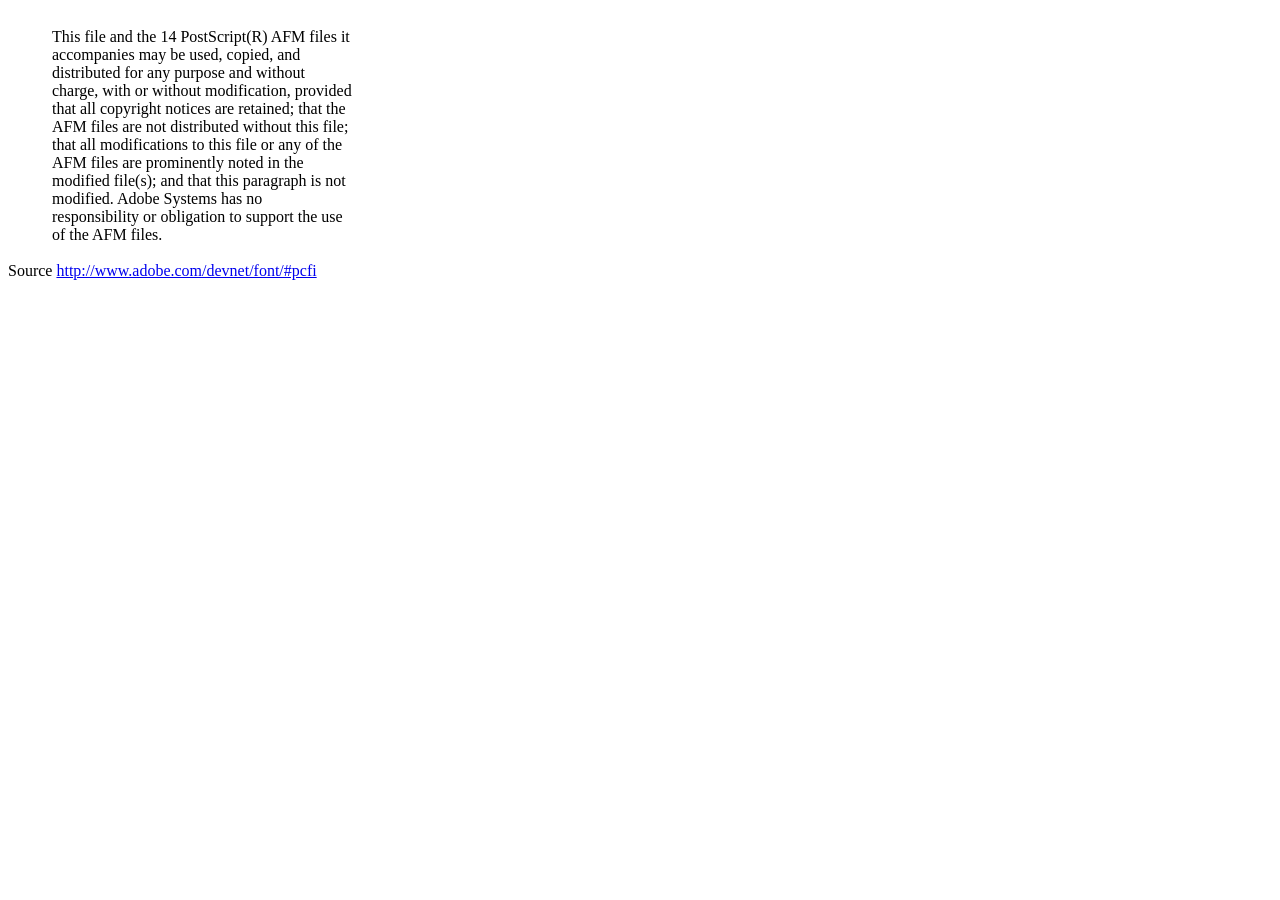
<file: backend/resume/api/dompdf/vendor/dompdf/dompdf/lib/fonts/mustRead.html>
<html>
	<head>
		<meta http-equiv="content-type" content="text/html;charset=iso-8859-1">
		<meta name="generator" content="Adobe GoLive 4">
		<title>Core 14 AFM Files - ReadMe</title>
	</head>
	<body bgcolor="white">
		<font color="white">or</font>
		<table border="0" cellpadding="0" cellspacing="2">
			<tr>
				<td width="40"></td>
				<td width="300">This file and the 14 PostScript(R) AFM files it accompanies may be used, copied, and distributed for any purpose and without charge, with or without modification, provided that all copyright notices are retained; that the AFM files are not distributed without this file; that all modifications to this file or any of the AFM files are prominently noted in the modified file(s); and that this paragraph is not modified. Adobe Systems has no responsibility or obligation to support the use of the AFM files. <font color="white">Col</font></td>
			</tr>
		</table>
		<p>Source <a href="http://www.adobe.com/devnet/font/#pcfi">http://www.adobe.com/devnet/font/#pcfi</a></p>
</body>
</html>
</file>
<file: frontend/chatting/chat.css>
/* --- Variables --- */
:root {
    --bg-body: #ffffff;
    --bg-sidebar: #f9f9f9;
    --bg-input: #ffffff;
    --border-color: #e5e5e5;
    --text-primary: #202123;
    --text-secondary: #6b6b6b;
    --accent-color: #10a37f; /* AI Green */
    --group-color: #3b82f6; /* Group Blue */
    --user-bubble: #f0f0f0;
    --sidebar-width: 260px;
    --header-height: 60px;
    --menu-bg: #ffffff;
    --menu-shadow: rgba(0,0,0,0.1);
}

/* Dark Mode */
[data-theme="dark"] {
    --bg-body: #343541;
    --bg-sidebar: #202123;
    --bg-input: #40414f;
    --border-color: #4d4d4f;
    --text-primary: #ececf1;
    --text-secondary: #c5c5d2;
    --user-bubble: #444654;
    --menu-bg: #2b2c2f;
    --menu-shadow: rgba(0,0,0,0.4);
}

* { margin: 0; padding: 0; box-sizing: border-box; }
body { font-family: 'Inter', sans-serif; background-color: var(--bg-body); color: var(--text-primary); height: 100vh; overflow: hidden; transition: background 0.3s; }

/* Layout */
.app-container { display: flex; height: 100%; position: relative; }
.sidebar { width: var(--sidebar-width); background-color: var(--bg-sidebar); border-right: 1px solid var(--border-color); display: flex; flex-direction: column; padding: 0.8rem; transition: transform 0.3s ease; z-index: 100; }

/* Action Buttons */
.sidebar-action-grid { display: flex; gap: 8px; margin-bottom: 15px; }
.action-btn-main { flex: 1; padding: 10px; background: var(--bg-body); border: 1px solid var(--border-color); border-radius: 6px; cursor: pointer; text-align: left; display: flex; align-items: center; gap: 8px; font-size: 0.9rem; color: var(--text-primary); }
.action-btn-main:hover { background: var(--border-color); }

.secondary-actions { display: flex; gap: 5px; }
.action-btn-icon { width: 40px; background: var(--bg-body); border: 1px solid var(--border-color); border-radius: 6px; cursor: pointer; color: var(--text-secondary); display: flex; align-items: center; justify-content: center; }
.action-btn-icon:hover { background: var(--border-color); color: var(--text-primary); }

.section-label { font-size: 0.75rem; font-weight: 600; color: var(--text-secondary); margin: 10px 0 5px 5px; text-transform: uppercase; }
.sidebar-divider { height: 1px; background: var(--border-color); margin: 10px 0; }

/* Projects List */
.projects-list { max-height: 120px; overflow-y: auto; margin-bottom: 5px; }
.project-item { padding: 8px 10px; border-radius: 6px; cursor: pointer; display: flex; align-items: center; gap: 8px; font-size: 0.9rem; color: var(--text-primary); }
.project-item:hover { background: var(--border-color); }
.project-item.active { background: rgba(16, 163, 127, 0.1); color: var(--accent-color); font-weight: 500; }
.project-item i { color: #f59e0b; }

/* Chat List */
.search-container { margin-bottom: 10px; position: relative; }
.search-container i { position: absolute; left: 10px; top: 50%; transform: translateY(-50%); color: var(--text-secondary); font-size: 0.8rem; }
.search-container input { width: 100%; padding: 8px 10px 8px 30px; border: 1px solid var(--border-color); border-radius: 6px; background: transparent; font-size: 0.9rem; color: var(--text-primary); }

.chat-history-list { flex: 1; overflow-y: auto; display: flex; flex-direction: column; gap: 2px; }
.history-item { padding: 10px; border-radius: 6px; cursor: pointer; display: flex; align-items: center; gap: 10px; font-size: 0.9rem; color: var(--text-primary); }
.history-item:hover, .history-item.active { background-color: var(--border-color); }
.chat-icon { width: 20px; text-align: center; }
.icon-ai { color: var(--accent-color); }
.icon-group { color: var(--group-color); }

.section-header-row { display: flex; justify-content: space-between; align-items: center; margin-bottom: 5px; }
.icon-tiny { background: none; border: none; cursor: pointer; color: var(--accent-color); font-size: 0.9rem; }

/* User Footer & Menu */
.sidebar-footer { border-top: 1px solid var(--border-color); padding-top: 15px; margin-top: 10px; position: relative; }
.user-profile { display: flex; align-items: center; gap: 10px; cursor: pointer; padding: 8px; border-radius: 6px; }
.user-profile:hover { background-color: var(--border-color); }
.avatar { width: 32px; height: 32px; background-color: var(--accent-color); color: white; border-radius: 4px; display: flex; align-items: center; justify-content: center; font-weight: bold; }
.user-info { flex: 1; display: flex; flex-direction: column; }
.user-info .name { font-size: 0.9rem; font-weight: 500; }
.user-info .plan { font-size: 0.75rem; color: var(--text-secondary); }

/* Popup Menu */
.user-menu { position: absolute; bottom: 70px; left: 10px; right: 10px; background: var(--menu-bg); border: 1px solid var(--border-color); border-radius: 6px; box-shadow: 0 5px 15px var(--menu-shadow); padding: 5px; z-index: 200; }
.menu-item { padding: 10px; display: flex; align-items: center; gap: 10px; cursor: pointer; border-radius: 4px; color: var(--text-primary); font-size: 0.9rem; }
.menu-item:hover { background-color: var(--border-color); }

/* Main Chat */
.main-content { flex: 1; display: flex; flex-direction: column; height: 100%; position: relative; }
.chat-header { height: var(--header-height); border-bottom: 1px solid var(--border-color); display: flex; align-items: center; justify-content: space-between; padding: 0 20px; background: rgba(255,255,255,0.8); backdrop-filter: blur(10px); color: var(--text-primary); }
.mobile-menu-btn { display: none; background: none; border: none; font-size: 1.2rem; cursor: pointer; color: var(--text-primary); margin-right: 10px; }
.subtitle { font-size: 0.75rem; color: var(--text-secondary); }

.chat-container { flex: 1; overflow-y: auto; padding: 20px 0; scroll-behavior: smooth; }
.welcome-screen { height: 100%; display: flex; flex-direction: column; align-items: center; justify-content: center; color: var(--text-primary); text-align: center; }
.logo-large { font-size: 3rem; margin-bottom: 20px; color: var(--border-color); }
.hidden { display: none !important; }

/* Messages */
.messages-list { max-width: 800px; margin: 0 auto; padding: 0 20px; display: flex; flex-direction: column; gap: 20px; }
.message { display: flex; gap: 15px; line-height: 1.6; color: var(--text-primary); }
.message.user { flex-direction: row-reverse; }
.message.ai .avatar { background: var(--accent-color); flex-shrink: 0; border-radius: 4px; }
.message.group_member .avatar { background: var(--group-color); flex-shrink: 0; border-radius: 4px; }
.message.user .avatar { background: #555; flex-shrink: 0; border-radius: 4px; }
.message .bubble { padding: 10px 15px; border-radius: 12px; max-width: 80%; }
.message.ai .bubble, .message.group_member .bubble { background: transparent; padding-left: 0; }
.message.user .bubble { background-color: var(--user-bubble); }
.msg-sender { font-size: 0.75rem; font-weight: 600; color: var(--text-secondary); margin-bottom: 2px; }

/* Input Area */
.input-area { padding: 20px; background: var(--bg-body); border-top: 1px solid var(--border-color); }
.input-wrapper { max-width: 800px; margin: 0 auto; border: 1px solid var(--border-color); border-radius: 12px; background: var(--bg-input); display: flex; align-items: center; padding: 5px; box-shadow: 0 2px 5px rgba(0,0,0,0.05); }
.input-wrapper:focus-within { border-color: #888; }
.input-wrapper input { flex: 1; border: none; outline: none; padding: 12px 15px; font-size: 1rem; background: transparent; color: var(--text-primary); }

.icon-btn { background: none; border: none; cursor: pointer; padding: 8px 12px; border-radius: 6px; color: var(--text-secondary); transition: 0.2s; }
.icon-btn:hover:not(:disabled) { background-color: var(--border-color); color: var(--text-primary); }
.send-btn { background-color: var(--accent-color); color: white !important; }
.send-btn:disabled { background-color: var(--border-color); cursor: not-allowed; }
.disclaimer { text-align: center; font-size: 0.75rem; color: var(--text-secondary); margin-top: 10px; }

/* Voice Pulse */
.micro-btn.listening { color: #ff4444; animation: pulse 1.5s infinite; background-color: rgba(255, 68, 68, 0.1); }
@keyframes pulse { 0% { box-shadow: 0 0 0 0 rgba(255, 68, 68, 0.4); } 70% { box-shadow: 0 0 0 10px rgba(255, 68, 68, 0); } 100% { box-shadow: 0 0 0 0 rgba(255, 68, 68, 0); } }

/* Typing */
.typing .bubble { display: flex; gap: 5px; padding: 15px 0 0 0; }
.typing-dot { width: 6px; height: 6px; background-color: #999; border-radius: 50%; animation: typing 1.4s infinite ease-in-out both; }
.typing-dot:nth-child(1) { animation-delay: -0.32s; }
.typing-dot:nth-child(2) { animation-delay: -0.16s; }
@keyframes typing { 0%, 80%, 100% { transform: scale(0); } 40% { transform: scale(1); } }

/* Modals */
.modal-overlay { position: fixed; inset: 0; background: rgba(0,0,0,0.5); display: flex; align-items: center; justify-content: center; z-index: 1000; }
.modal { background: var(--menu-bg); padding: 25px; border-radius: 12px; width: 320px; box-shadow: 0 10px 25px rgba(0,0,0,0.2); color: var(--text-primary); }
.modal h3 { margin-bottom: 20px; font-size: 1.2rem; }
.modal-header-row { display: flex; justify-content: space-between; margin-bottom: 20px; }
.modal-input { width: 100%; padding: 10px; border: 1px solid var(--border-color); border-radius: 6px; margin-bottom: 20px; font-size: 1rem; background: transparent; color: var(--text-primary); }
.modal-buttons { display: flex; justify-content: flex-end; gap: 10px; }
.confirm-btn { background: var(--accent-color); color: white; border: none; padding: 8px 16px; border-radius: 6px; cursor: pointer; }
.cancel-btn { background: var(--border-color); border: none; padding: 8px 16px; border-radius: 6px; cursor: pointer; color: var(--text-primary); }
.secondary-btn { background: var(--border-color); border: none; padding: 6px 12px; border-radius: 4px; cursor: pointer; color: var(--text-primary); }

.selection-list div { padding: 10px; border-bottom: 1px solid var(--border-color); cursor: pointer; display: flex; align-items: center; gap: 10px; }
.selection-list div:hover { background: var(--border-color); color: var(--accent-color); }
.setting-row { display: flex; justify-content: space-between; margin-bottom: 15px; align-items: center; }

@media (max-width: 768px) {
    .sidebar { position: fixed; left: 0; top: 0; bottom: 0; transform: translateX(-100%); box-shadow: 2px 0 10px rgba(0,0,0,0.1); }
    .sidebar.open { transform: translateX(0); }
    .mobile-menu-btn { display: block; }
}


/* --- Mobile Close Button --- */
.mobile-close-btn {
    position: absolute;
    top: 15px;
    right: 15px;
    background: none;
    border: none;
    font-size: 1.5rem;
    color: var(--text-secondary);
    cursor: pointer;
    z-index: 105;
    display: none; /* Desktop पर छिपा रहेगा */
}

/* Mobile View Settings */
@media (max-width: 768px) {
    .mobile-close-btn { display: block; } /* Mobile पर दिखेगा */
    .history-actions { display: flex !important; } /* मोबाइल पर हमेशा डिलीट बटन दिखेगा */
}

/* --- Chat Rename/Delete Icons --- */
.history-item {
    justify-content: space-between;
    padding-right: 5px;
}

.history-title {
    overflow: hidden;
    white-space: nowrap;
    text-overflow: ellipsis;
    max-width: 160px;
}

.history-actions {
    display: none; /* होवर करने पर ही दिखेगा */
    gap: 8px;
    align-items: center;
}

.history-item:hover .history-actions {
    display: flex;
}

.action-icon {
    font-size: 0.85rem;
    color: var(--text-secondary);
    padding: 4px;
    border-radius: 4px;
    cursor: pointer;
    transition: all 0.2s;
}

.action-icon:hover {
    background-color: #ddd;
    color: #000;
}
</file>
